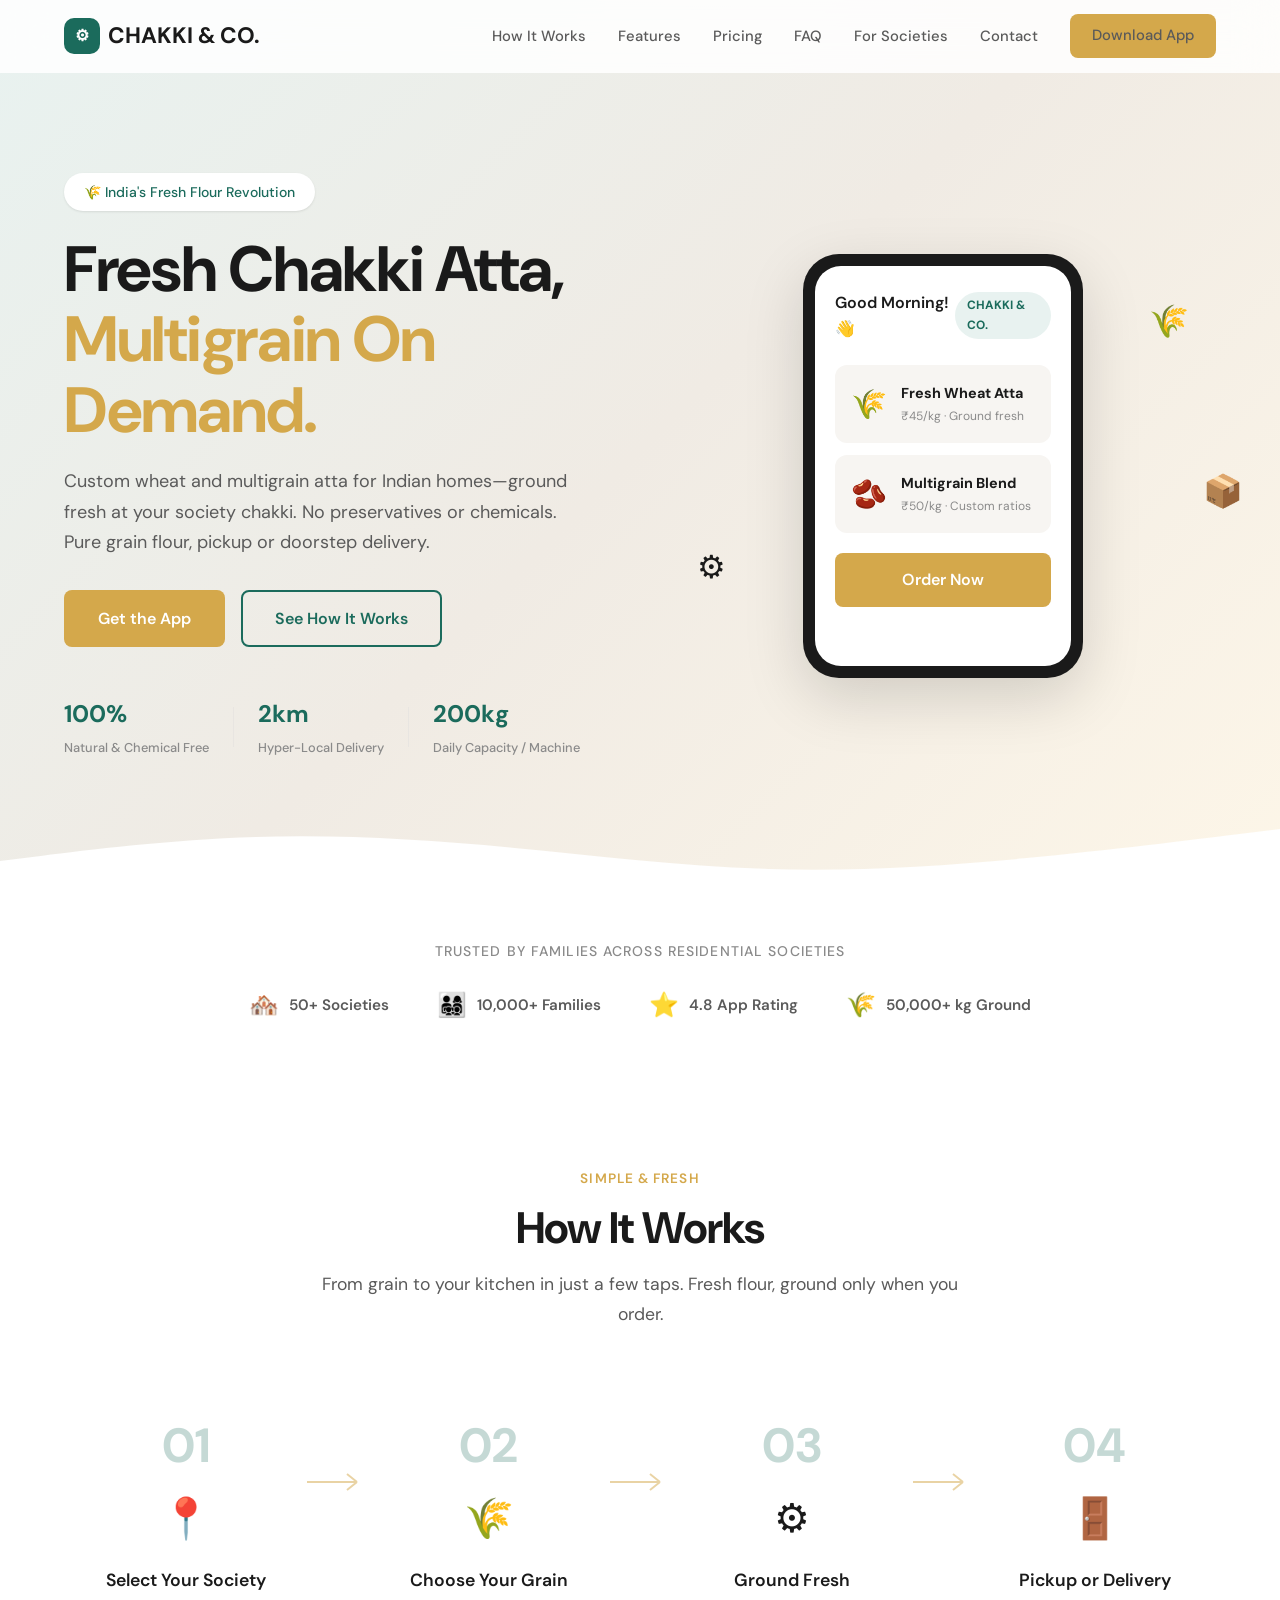
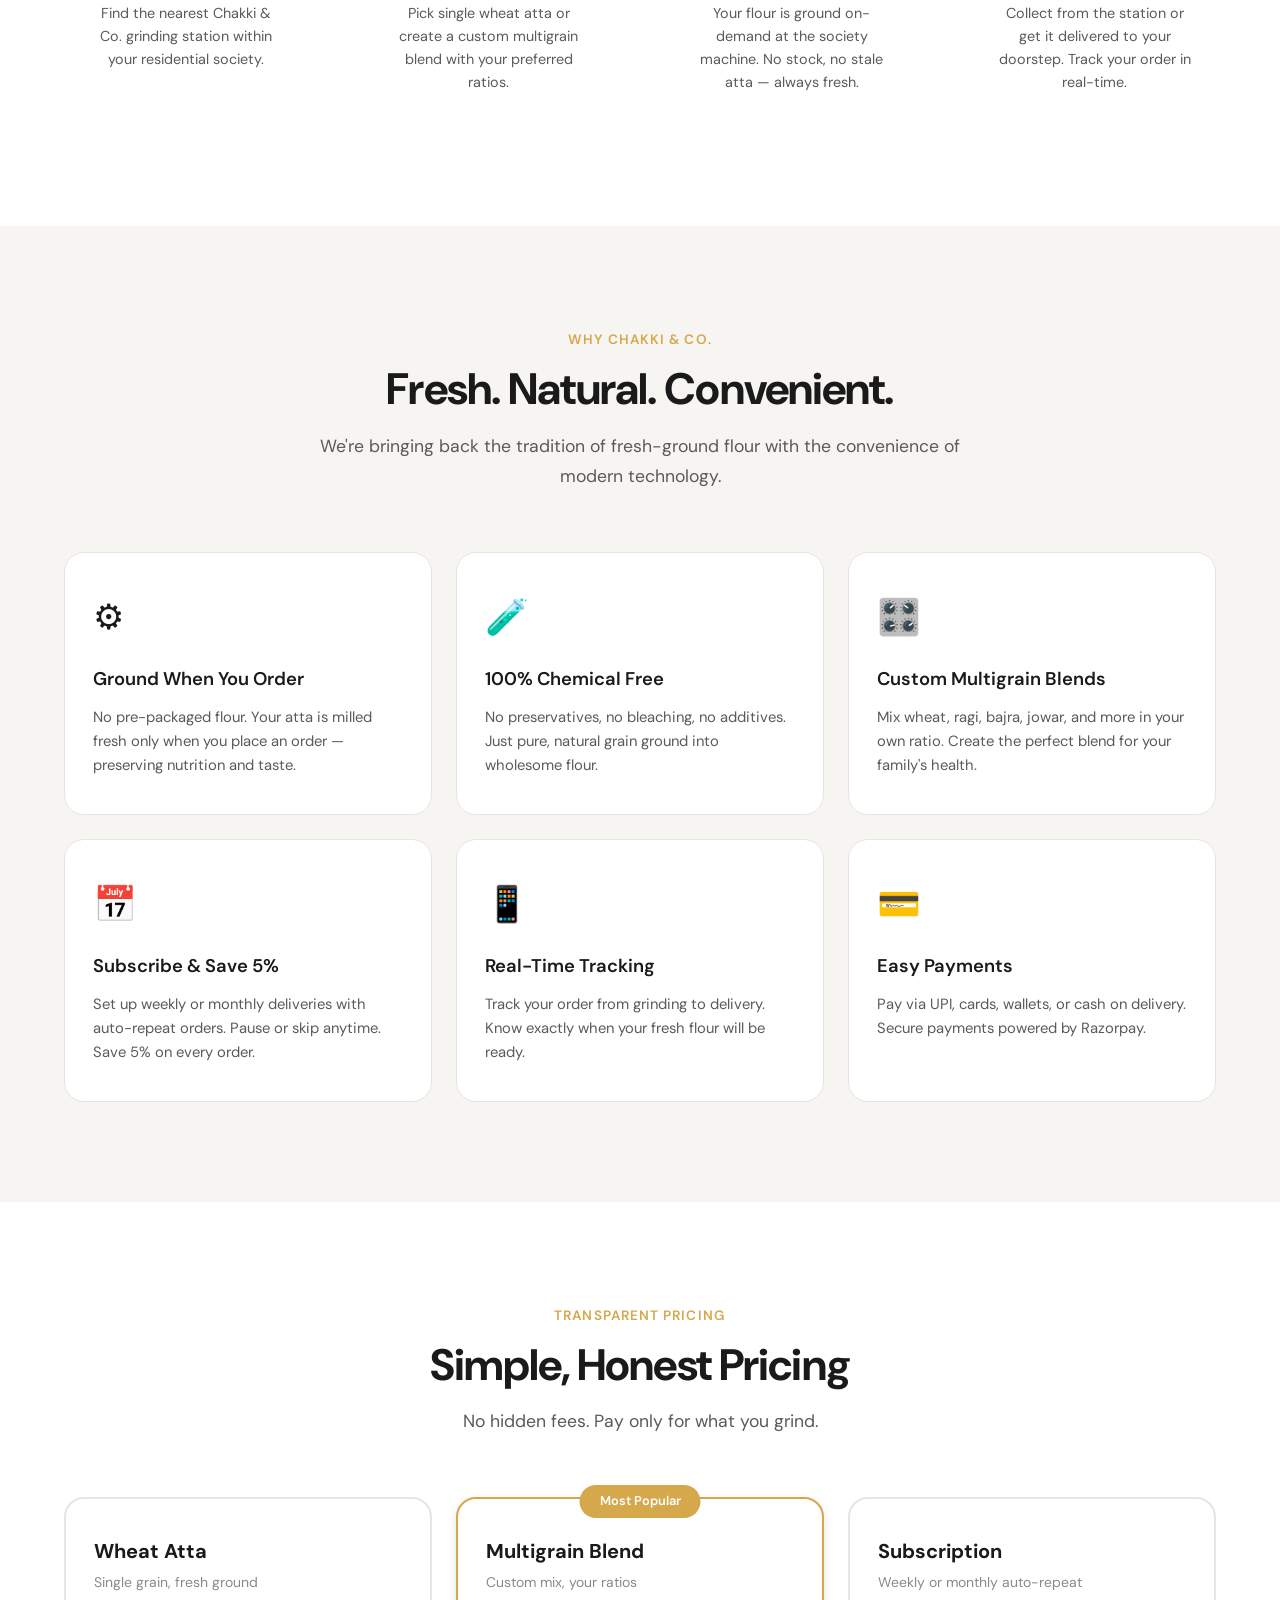
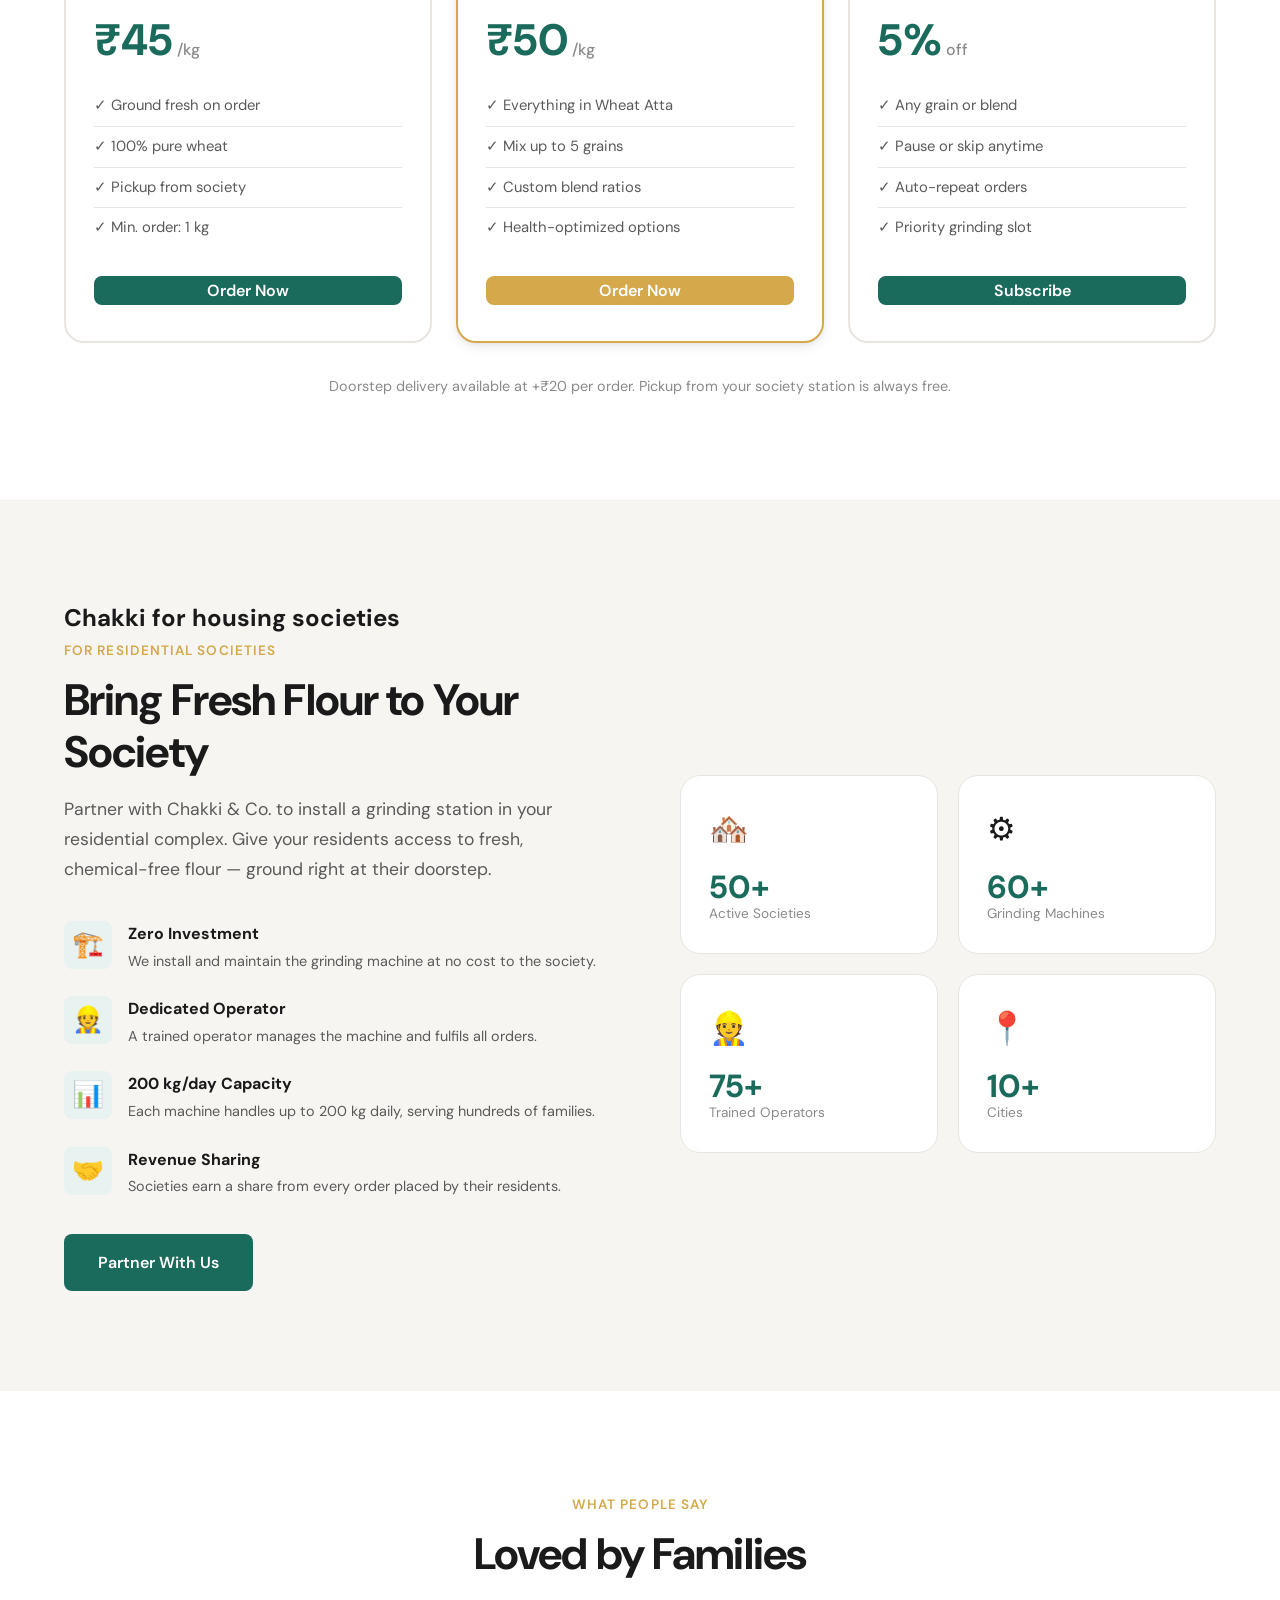
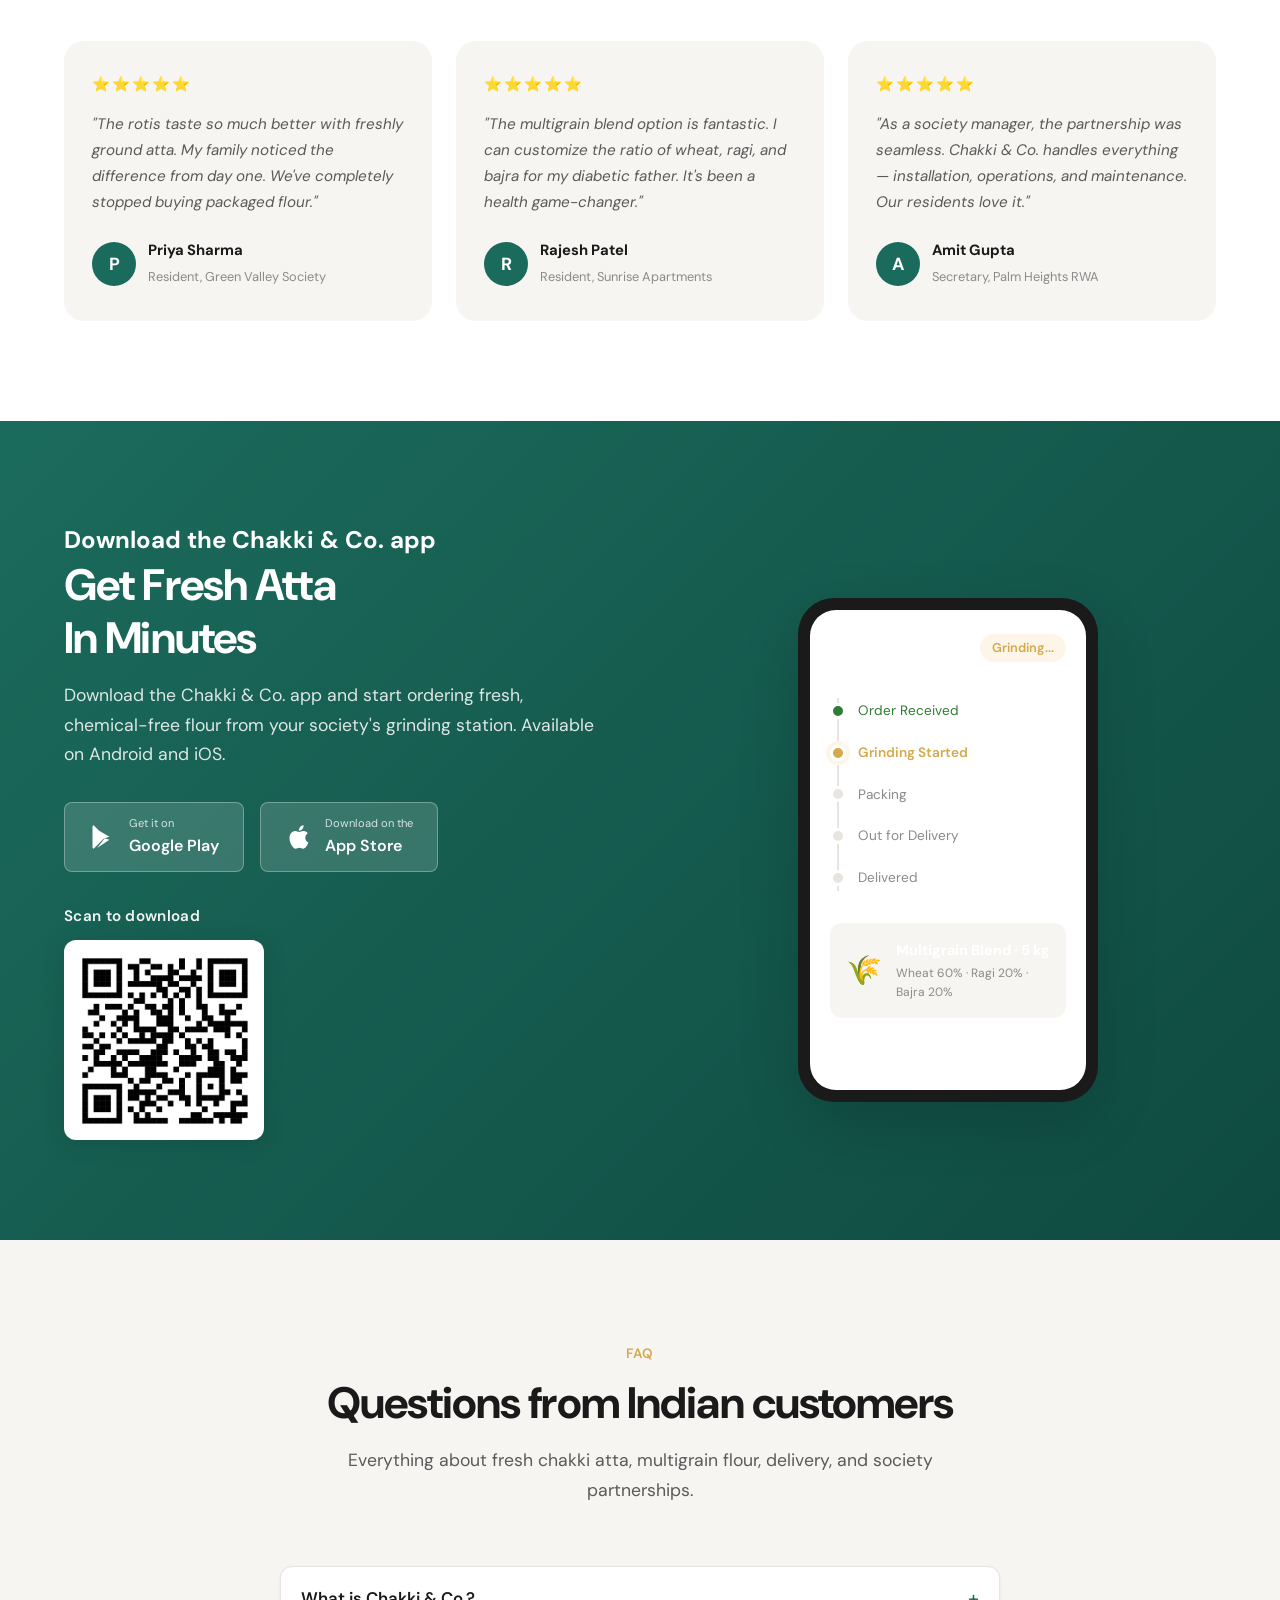
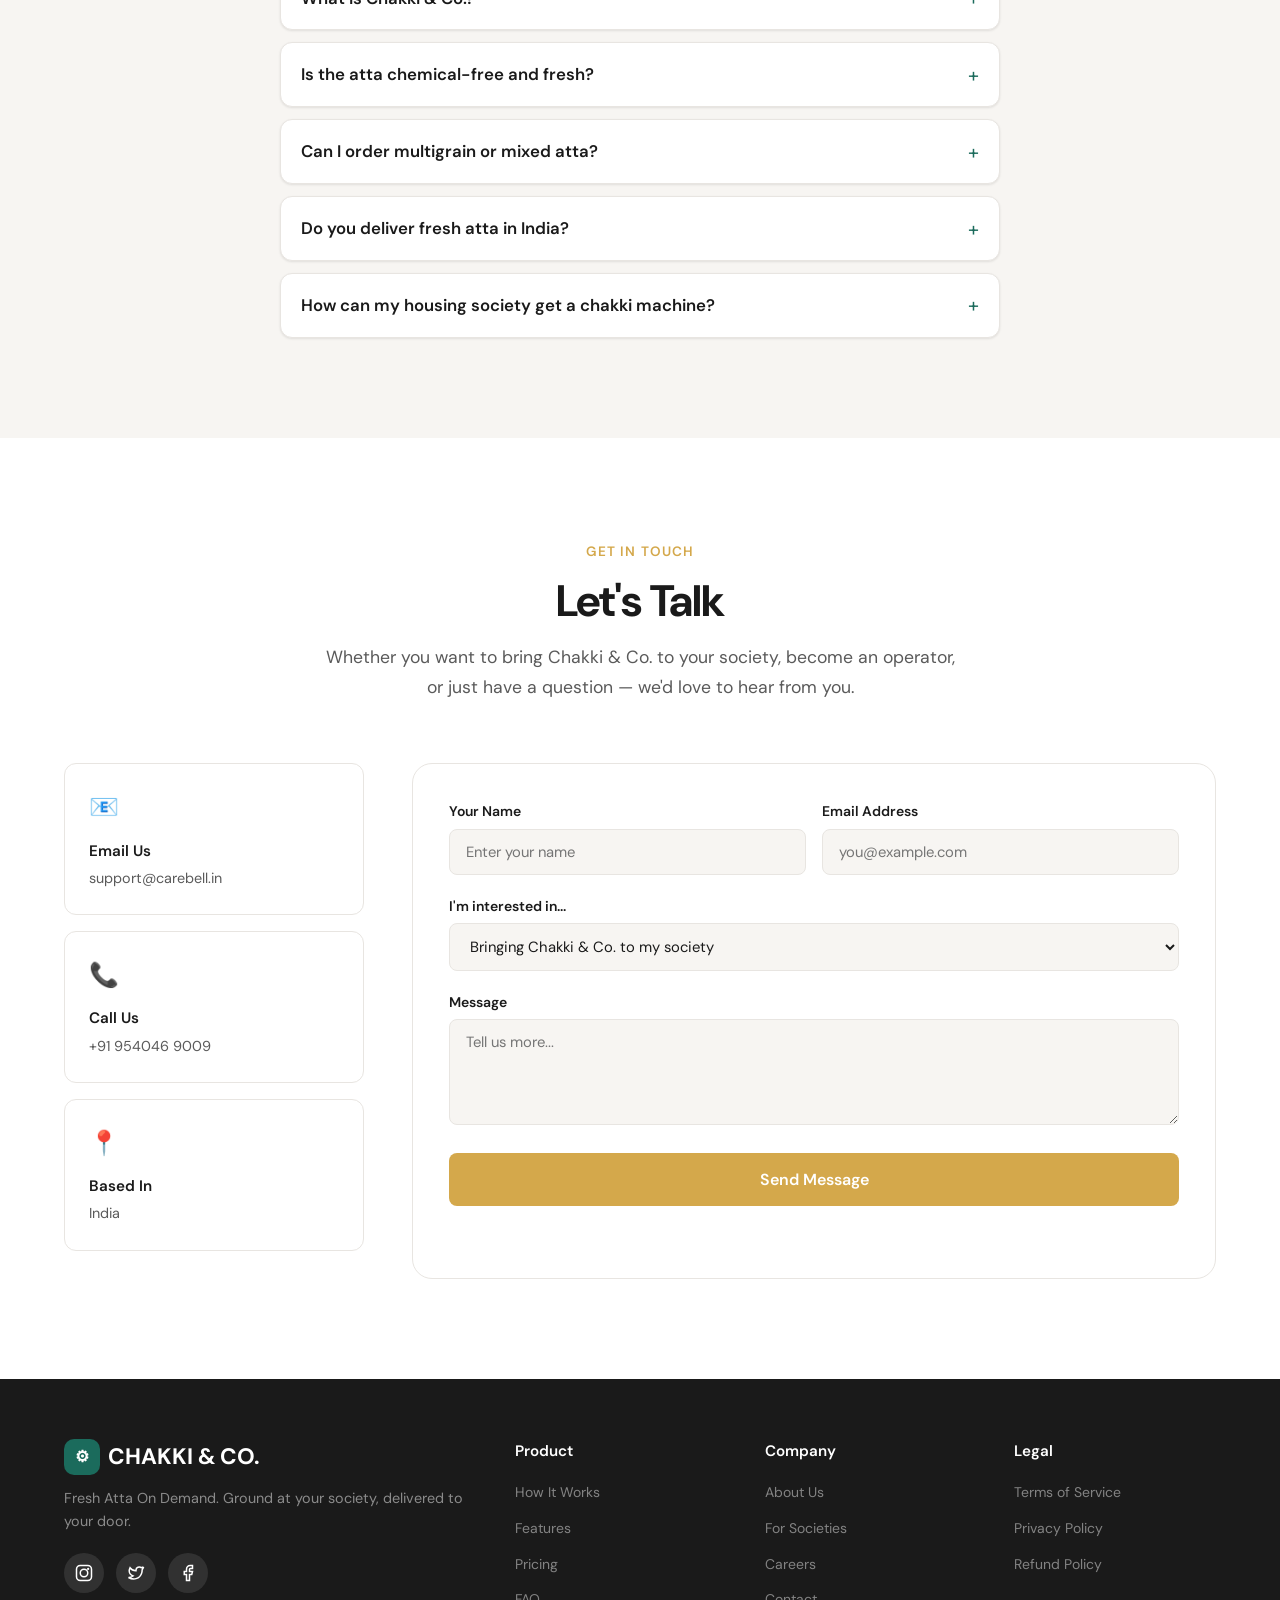
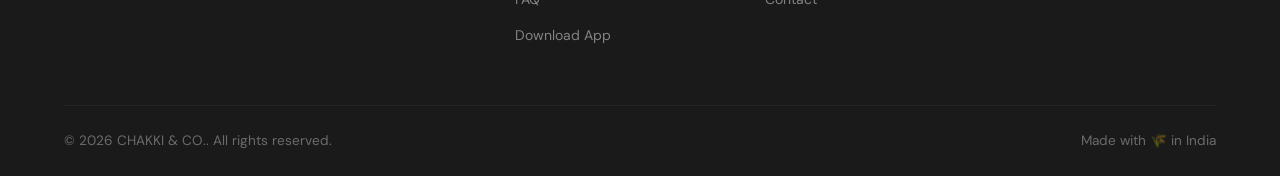
<file: index.html>
<!DOCTYPE html>
<html lang="en-IN">
<head>
  <meta charset="UTF-8" />
  <meta name="viewport" content="width=device-width, initial-scale=1.0" />

  <!-- Meta Pixel Code -->
  <script>
  !function(f,b,e,v,n,t,s)
  {if(f.fbq)return;n=f.fbq=function(){n.callMethod?
  n.callMethod.apply(n,arguments):n.queue.push(arguments)};
  if(!f._fbq)f._fbq=n;n.push=n;n.loaded=!0;n.version='2.0';
  n.queue=[];t=b.createElement(e);t.async=!0;
  t.src=v;s=b.getElementsByTagName(e)[0];
  s.parentNode.insertBefore(t,s)}(window, document,'script',
  'https://connect.facebook.net/en_US/fbevents.js');
  fbq('init', '916298431406703');
  fbq('track', 'PageView');
  </script>
  <!-- End Meta Pixel Code -->

  <!-- ================================================
       PRIMARY SEO TAGS
  ================================================ -->
  <title>Fresh Stone-Ground Chakki Atta Online | Order Today — Chakki &amp; Co.</title>

  <meta
    name="description"
    id="metaDesc"
    content="100% freshly milled whole wheat &amp; multigrain atta, ground per order from your society chakki. No preservatives, no maida. Traditional stone grinding. Free delivery above ₹499. Order now."
  />

  <meta
    name="keywords"
    content="fresh chakki atta, stone ground atta, multigrain atta online, society chakki, wheat atta home delivery India, chemical free atta, custom atta blend, freshly milled atta, chakki atta near me"
  />

  <meta name="robots" content="index, follow, max-snippet:-1, max-image-preview:large, max-video-preview:-1" />
  <meta name="googlebot" content="index, follow" />
  <meta name="author" content="Chakki &amp; Co." />
  <meta name="theme-color" content="#1B6B5C" />

  <link rel="canonical" href="https://chakki.co/" />

  <!-- ================================================
       OPEN GRAPH (Facebook / WhatsApp / LinkedIn)
  ================================================ -->
  <meta property="og:type" content="website" />
  <meta property="og:title" content="Fresh Stone-Ground Chakki Atta Online | Chakki &amp; Co." />
  <meta
    property="og:description"
    content="100% freshly milled whole wheat &amp; multigrain atta, ground per order. No preservatives. Traditional stone chakki. Free delivery above ₹499."
  />
  <meta property="og:url" content="https://chakki.co/" />
  <meta property="og:site_name" content="Chakki &amp; Co." />
  <meta property="og:locale" content="en_IN" />
  <meta property="og:image" content="https://chakki.co/og-image.jpg" />
  <meta property="og:image:width" content="1200" />
  <meta property="og:image:height" content="630" />
  <meta property="og:image:alt" content="Chakki &amp; Co. — Fresh stone-ground atta delivered to your door" />

  <!-- ================================================
       TWITTER / X CARD
  ================================================ -->
  <meta name="twitter:card" content="summary_large_image" />
  <meta name="twitter:title" content="Fresh Stone-Ground Chakki Atta Online | Chakki &amp; Co." />
  <meta
    name="twitter:description"
    content="100% freshly milled whole wheat &amp; multigrain atta, ground per order. No preservatives. Traditional stone chakki. Free delivery above ₹499."
  />
  <meta name="twitter:image" content="https://chakki.co/og-image.jpg" />
  <meta name="twitter:image:alt" content="Chakki &amp; Co. — Fresh stone-ground atta" />
  <meta name="twitter:site" content="@ChakkiCo" />

  <!-- ================================================
       STRUCTURED DATA — Organization
  ================================================ -->
  <script type="application/ld+json">
  {
    "@context": "https://schema.org",
    "@type": "Organization",
    "name": "Chakki & Co.",
    "url": "https://chakki.co/",
    "logo": "https://chakki.co/logo.png",
    "description": "Chakki & Co. provides 100% freshly stone-ground whole wheat and multigrain atta, milled per order and delivered across India.",
    "foundingLocation": {
      "@type": "Place",
      "addressCountry": "IN"
    },
    "contactPoint": {
      "@type": "ContactPoint",
      "contactType": "customer support",
      "availableLanguage": ["English", "Hindi"]
    },
    "sameAs": [
      "https://www.instagram.com/chakki.co",
      "https://www.facebook.com/ChakkiCo"
    ]
  }
  </script>

  <!-- ================================================
       STRUCTURED DATA — WebSite (Sitelinks Searchbox)
  ================================================ -->
  <script type="application/ld+json">
  {
    "@context": "https://schema.org",
    "@type": "WebSite",
    "name": "Chakki & Co.",
    "url": "https://chakki.co/",
    "potentialAction": {
      "@type": "SearchAction",
      "target": {
        "@type": "EntryPoint",
        "urlTemplate": "https://chakki.co/?q={search_term_string}"
      },
      "query-input": "required name=search_term_string"
    }
  }
  </script>

  <!-- ================================================
       STRUCTURED DATA — LocalBusiness
  ================================================ -->
  <script type="application/ld+json">
  {
    "@context": "https://schema.org",
    "@type": "LocalBusiness",
    "name": "Chakki & Co.",
    "image": "https://chakki.co/og-image.jpg",
    "url": "https://chakki.co/",
    "description": "Fresh stone-ground whole wheat and multigrain atta milled per order and delivered pan-India.",
    "priceRange": "₹₹",
    "servesCuisine": "Indian",
    "areaServed": {
      "@type": "Country",
      "name": "India"
    },
    "hasOfferCatalog": {
      "@type": "OfferCatalog",
      "name": "Fresh Atta Products",
      "itemListElement": [
        {
          "@type": "Offer",
          "itemOffered": {
            "@type": "Product",
            "name": "Whole Wheat Chakki Atta",
            "description": "100% freshly stone-ground whole wheat atta, milled per order with no preservatives or additives."
          }
        },
        {
          "@type": "Offer",
          "itemOffered": {
            "@type": "Product",
            "name": "Multigrain Atta",
            "description": "Stone-ground multigrain flour blend with whole wheat, ragi, barley, oats, and chana for higher fibre and protein."
          }
        },
        {
          "@type": "Offer",
          "itemOffered": {
            "@type": "Product",
            "name": "Custom Atta Blend",
            "description": "Create your own custom atta blend from premium whole grains, stone-ground fresh per order."
          }
        }
      ]
    }
  }
  </script>

  <!-- ================================================
       STRUCTURED DATA — FAQPage
       (Keep in sync with visible #faq section below)
  ================================================ -->
  <script type="application/ld+json">
  {
    "@context": "https://schema.org",
    "@type": "FAQPage",
    "mainEntity": [
      {
        "@type": "Question",
        "name": "What is chakki atta?",
        "acceptedAnswer": {
          "@type": "Answer",
          "text": "Chakki atta is whole wheat flour ground using traditional stone mills (chakkis), which preserves the bran, germ, and endosperm for maximum nutrition and flavour — unlike roller-milled packaged flour."
        }
      },
      {
        "@type": "Question",
        "name": "How is Chakki & Co. atta different from packaged atta?",
        "acceptedAnswer": {
          "@type": "Answer",
          "text": "We mill your atta fresh per order using emery stone grinding. There are no preservatives, no maida mixing, and no additives — just 100% whole wheat or your chosen grain blend, ground the same day it ships."
        }
      },
      {
        "@type": "Question",
        "name": "Do you offer home delivery across India?",
        "acceptedAnswer": {
          "@type": "Answer",
          "text": "Yes, Chakki & Co. delivers freshly milled atta pan-India with fast dispatch. Free delivery is available on orders above ₹499."
        }
      },
      {
        "@type": "Question",
        "name": "What is multigrain atta made of?",
        "acceptedAnswer": {
          "@type": "Answer",
          "text": "Our multigrain atta blend includes whole wheat, barley, ragi (finger millet), chana (chickpea flour), oats, and soya — providing higher fibre and protein than plain wheat atta."
        }
      },
      {
        "@type": "Question",
        "name": "Can I order a custom grain blend?",
        "acceptedAnswer": {
          "@type": "Answer",
          "text": "Yes! Chakki & Co. lets you customise your own atta blend from a range of whole grains. Your blend is then stone-ground fresh and delivered to your door."
        }
      }
    ]
  }
  </script>

  <!-- ================================================
       STRUCTURED DATA — BreadcrumbList
  ================================================ -->
  <script type="application/ld+json">
  {
    "@context": "https://schema.org",
    "@type": "BreadcrumbList",
    "itemListElement": [
      {
        "@type": "ListItem",
        "position": 1,
        "name": "Home",
        "item": "https://chakki.co/"
      }
    ]
  }
  </script>

  <!-- ================================================
       PERFORMANCE — Preconnect & Font
  ================================================ -->
  <link rel="preconnect" href="https://fonts.googleapis.com" />
  <link rel="preconnect" href="https://fonts.gstatic.com" crossorigin />
  <link
    id="fontLink"
    href="https://fonts.googleapis.com/css2?family=DM+Sans:ital,opsz,wght@0,9..40,300;0,9..40,400;0,9..40,500;0,9..40,600;0,9..40,700;1,9..40,400&display=swap"
    rel="stylesheet"
  />

  <link rel="stylesheet" href="styles.css" />
</head>

<body>
  <noscript><img height="1" width="1" style="display:none"
  src="https://www.facebook.com/tr?id=916298431406703&ev=PageView&noscript=1"
  alt="" /></noscript>

  <a class="skip-link" href="#main-content">Skip to main content</a>

  <!-- Navigation -->
  <nav class="navbar" id="navbar" aria-label="Primary navigation">
    <div class="container nav-container">
      <a href="/" class="nav-logo" id="navLogo" aria-label="Chakki &amp; Co. — home"></a>
      <button
        class="nav-toggle"
        id="navToggle"
        type="button"
        aria-expanded="false"
        aria-controls="navLinks"
        aria-label="Toggle navigation menu"
      >
        <span></span><span></span><span></span>
      </button>
      <ul class="nav-links" id="navLinks" role="list"></ul>
    </div>
  </nav>

  <main id="main-content">

    <!-- ============================================================
         HERO
         Static H1 is indexed by crawlers; script.js can enhance it.
    ============================================================ -->
    <header class="hero" id="hero">
      <div class="container hero-container">
        <div class="hero-content">
          <p class="hero-badge" id="heroBadge">Fresh. Stone-ground. Delivered.</p>

          <h1 class="hero-title" id="heroTitle">
            Freshly Ground Chakki Atta — Delivered to Your Door
          </h1>

          <p class="hero-subtitle" id="heroSubtitle">
            100% whole wheat &amp; multigrain atta, stone-ground per order.
            No preservatives. No maida. Straight from the chakki to your kitchen.
          </p>

          <div class="hero-actions" id="heroActions"></div>
          <div class="hero-stats" id="heroStats"></div>
        </div>

        <div class="hero-visual">
          <div class="hero-phone">
            <div
              class="phone-mockup"
              role="img"
              aria-label="App preview showing fresh chakki atta and multigrain orders"
            >
              <div class="phone-screen" id="heroPhone"></div>
            </div>
          </div>
          <div id="heroFloats" aria-hidden="true"></div>
        </div>
      </div>

      <div class="hero-wave" aria-hidden="true">
        <svg viewBox="0 0 1440 120" fill="none" xmlns="http://www.w3.org/2000/svg" preserveAspectRatio="none">
          <path d="M0 60L48 52C96 44 192 28 288 24C384 20 480 28 576 40C672 52 768 68 864 72C960 76 1056 68 1152 56C1248 44 1344 28 1392 20L1440 12V120H0V60Z" fill="#ffffff"/>
        </svg>
      </div>
    </header>

    <!-- Social Proof -->
    <section class="social-proof" aria-label="Trust and scale indicators">
      <div class="container">
        <p class="social-proof-text" id="proofHeadline">
          Trusted by thousands of families across India
        </p>
        <div class="proof-items" id="proofItems"></div>
      </div>
    </section>

    <!-- How It Works -->
    <section class="section" id="how-it-works" aria-labelledby="hiw-heading">
      <div class="container">
        <div class="section-header" id="hiwHeader">
          <h2 id="hiw-heading">How it works</h2>
          <p>Getting fresh stone-ground atta has never been easier</p>
        </div>
        <div class="steps-grid" id="stepsGrid"></div>
      </div>
    </section>

    <!-- Features / Why Chakki Atta -->
    <section class="section section-alt" id="features" aria-labelledby="features-heading">
      <div class="container">
        <div class="section-header" id="featuresHeader">
          <h2 id="features-heading">Why stone-ground chakki atta?</h2>
          <p>Traditional stone grinding preserves nutrients that roller milling destroys</p>
        </div>
        <div class="features-grid" id="featuresGrid"></div>
      </div>
    </section>

    <!-- Products / Pricing -->
    <section class="section" id="pricing" aria-labelledby="pricing-heading">
      <div class="container">
        <div class="section-header" id="pricingHeader">
          <h2 id="pricing-heading">Our fresh atta range</h2>
          <p>Whole wheat, multigrain, and custom blends — all stone-ground fresh per order</p>
        </div>
        <div class="pricing-grid" id="pricingGrid"></div>
        <div class="pricing-note" id="pricingNote"></div>
      </div>
    </section>

    <!-- For Societies -->
    <section class="section section-alt" id="societies" aria-labelledby="societies-heading">
      <div class="container">
        <h2 id="societies-heading" class="visually-hidden">Chakki for housing societies</h2>
        <div class="societies-layout" id="societiesLayout"></div>
      </div>
    </section>

    <!-- Testimonials -->
    <section class="section" id="testimonials" aria-labelledby="testimonials-heading">
      <div class="container">
        <div class="section-header" id="testimonialsHeader">
          <h2 id="testimonials-heading">What our customers say</h2>
          <p>Real families sharing their experience with fresh chakki atta</p>
        </div>
        <div class="testimonials-grid" id="testimonialsGrid"></div>
      </div>
    </section>

    <!-- Download App -->
    <section class="section section-download" id="download" aria-labelledby="download-heading">
      <div class="container">
        <h2 id="download-heading" class="visually-hidden">Download the Chakki &amp; Co. app</h2>
        <div class="download-layout" id="downloadLayout"></div>
      </div>
    </section>

    <!-- ============================================================
         FAQ — Visible text must match FAQPage JSON-LD above exactly
    ============================================================ -->
    <section class="section section-alt" id="faq" aria-labelledby="faq-heading">
      <div class="container">
        <div class="section-header" id="faqHeader">
          <h2 id="faq-heading">Frequently asked questions</h2>
          <p>Everything you need to know about fresh chakki atta</p>
        </div>

        <!-- Static FAQ visible to crawlers; script.js may enhance with accordion -->
        <div class="faq-list" id="faqList">
          <div class="faq-item" itemscope itemprop="mainEntity" itemtype="https://schema.org/Question">
            <h3 itemprop="name">What is chakki atta?</h3>
            <div itemscope itemprop="acceptedAnswer" itemtype="https://schema.org/Answer">
              <p itemprop="text">
                Chakki atta is whole wheat flour ground using traditional stone mills (chakkis),
                which preserves the bran, germ, and endosperm for maximum nutrition and flavour —
                unlike roller-milled packaged flour.
              </p>
            </div>
          </div>

          <div class="faq-item" itemscope itemprop="mainEntity" itemtype="https://schema.org/Question">
            <h3 itemprop="name">How is Chakki &amp; Co. atta different from packaged atta?</h3>
            <div itemscope itemprop="acceptedAnswer" itemtype="https://schema.org/Answer">
              <p itemprop="text">
                We mill your atta fresh per order using emery stone grinding. There are no
                preservatives, no maida mixing, and no additives — just 100% whole wheat or your
                chosen grain blend, ground the same day it ships.
              </p>
            </div>
          </div>

          <div class="faq-item" itemscope itemprop="mainEntity" itemtype="https://schema.org/Question">
            <h3 itemprop="name">Do you offer home delivery across India?</h3>
            <div itemscope itemprop="acceptedAnswer" itemtype="https://schema.org/Answer">
              <p itemprop="text">
                Yes, Chakki &amp; Co. delivers freshly milled atta pan-India with fast dispatch.
                Free delivery is available on orders above ₹499.
              </p>
            </div>
          </div>

          <div class="faq-item" itemscope itemprop="mainEntity" itemtype="https://schema.org/Question">
            <h3 itemprop="name">What is multigrain atta made of?</h3>
            <div itemscope itemprop="acceptedAnswer" itemtype="https://schema.org/Answer">
              <p itemprop="text">
                Our multigrain atta blend includes whole wheat, barley, ragi (finger millet),
                chana (chickpea flour), oats, and soya — providing higher fibre and protein than
                plain wheat atta.
              </p>
            </div>
          </div>

          <div class="faq-item" itemscope itemprop="mainEntity" itemtype="https://schema.org/Question">
            <h3 itemprop="name">Can I order a custom grain blend?</h3>
            <div itemscope itemprop="acceptedAnswer" itemtype="https://schema.org/Answer">
              <p itemprop="text">
                Yes! Chakki &amp; Co. lets you customise your own atta blend from a range of whole
                grains. Your blend is then stone-ground fresh and delivered to your door.
              </p>
            </div>
          </div>
        </div>
      </div>
    </section>

    <!-- Contact -->
    <section class="section" id="contact" aria-labelledby="contact-heading">
      <div class="container">
        <div class="section-header" id="contactHeader">
          <h2 id="contact-heading">Get in touch</h2>
          <p>Questions about your order or our fresh atta? We're here to help.</p>
        </div>
        <div class="contact-layout" id="contactLayout"></div>
      </div>
    </section>

  </main>

  <!-- Footer -->
  <footer class="footer" id="footer" aria-label="Site footer">
    <!--
      ACTION REQUIRED: Add your physical address, phone, and city coverage here.
      This feeds Local SEO signals. Example:
      <address>
        Chakki & Co., [Your Address], [City], India — [Phone Number]
        Delivering fresh chakki atta across Delhi NCR, Mumbai, Bangalore, Hyderabad and more.
      </address>
    -->
  </footer>

  <script defer src="config.js"></script>
  <script defer src="script.js"></script>
</body>
</html>
</file>
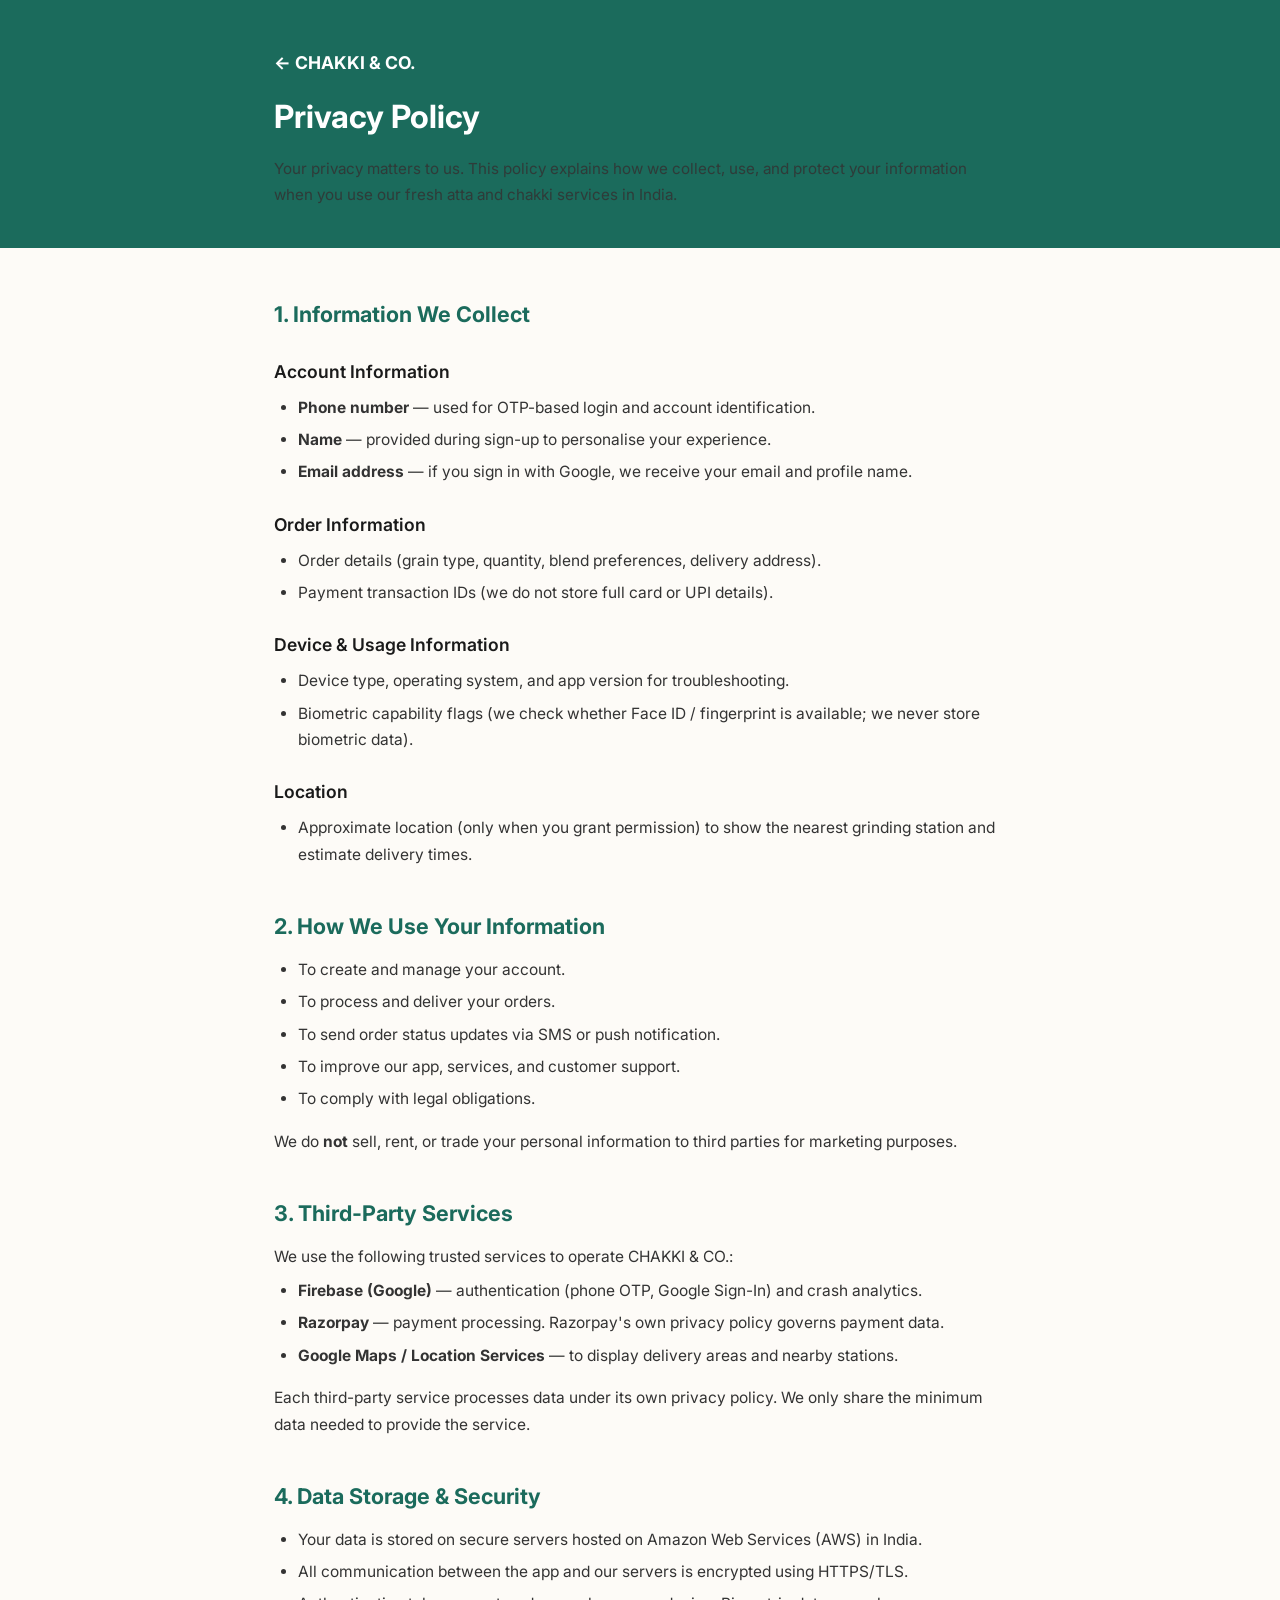
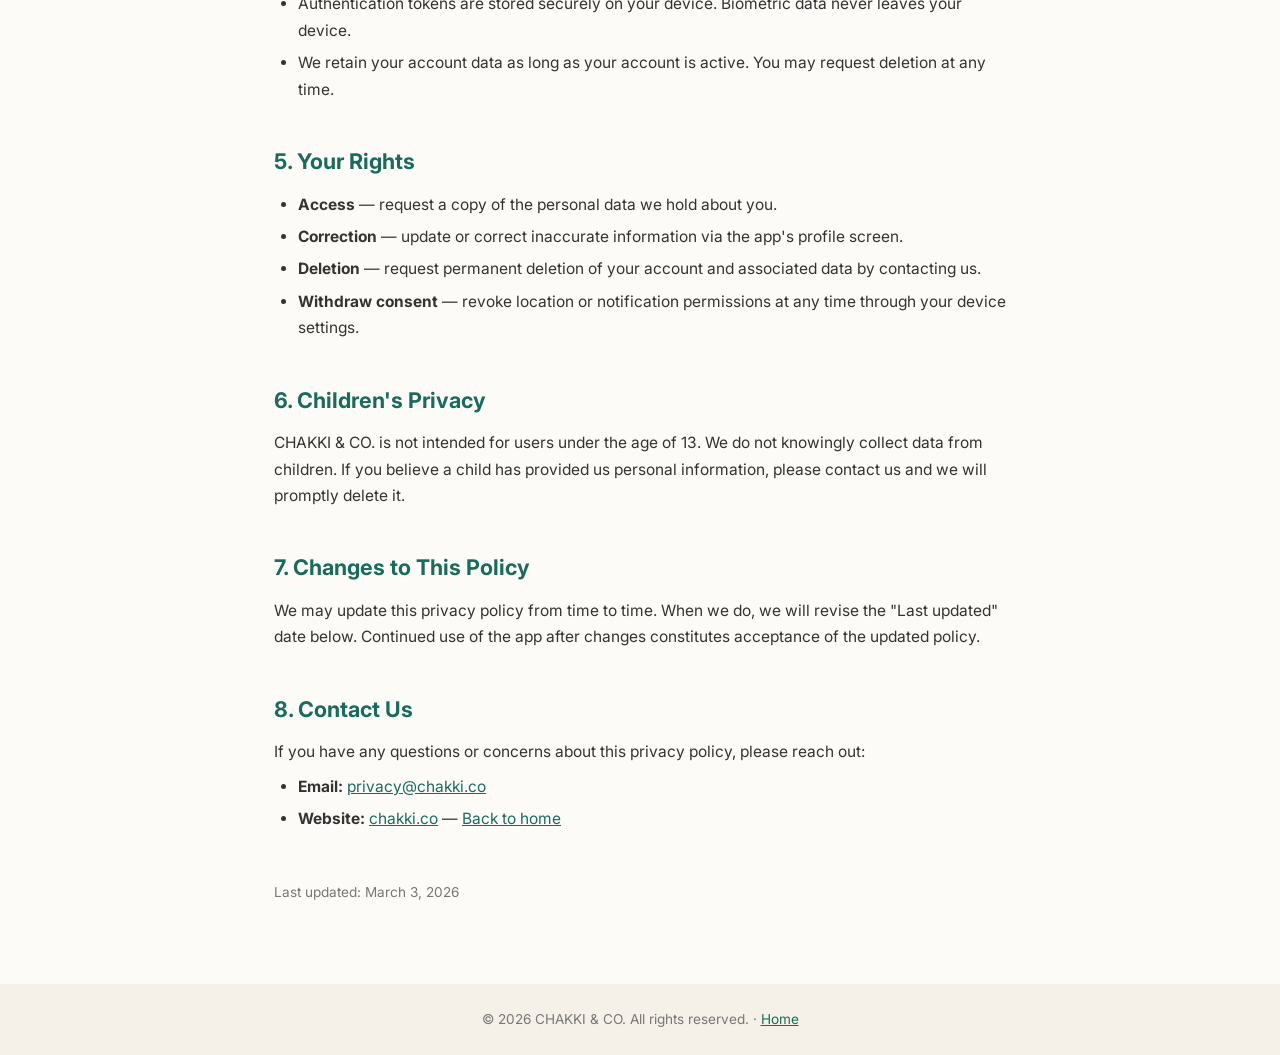
<file: privacy.html>
<!DOCTYPE html>
<html lang="en-IN">
<head>
  <meta charset="UTF-8" />
  <meta name="viewport" content="width=device-width, initial-scale=1.0" />

  <!-- Meta Pixel Code -->
  <script>
  !function(f,b,e,v,n,t,s)
  {if(f.fbq)return;n=f.fbq=function(){n.callMethod?
  n.callMethod.apply(n,arguments):n.queue.push(arguments)};
  if(!f._fbq)f._fbq=n;n.push=n;n.loaded=!0;n.version='2.0';
  n.queue=[];t=b.createElement(e);t.async=!0;
  t.src=v;s=b.getElementsByTagName(e)[0];
  s.parentNode.insertBefore(t,s)}(window, document,'script',
  'https://connect.facebook.net/en_US/fbevents.js');
  fbq('init', '916298431406703');
  fbq('track', 'PageView');
  </script>
  <!-- End Meta Pixel Code -->

  <title>Privacy Policy | CHAKKI &amp; CO. — Fresh Atta &amp; Chakki</title>
  <meta
    name="description"
    content="How CHAKKI &amp; CO. collects, uses, and protects your data when you order fresh atta and multigrain flour in India. Read our privacy policy for the app and website."
  />
  <link rel="canonical" href="https://chakki.co/privacy.html" />
  <meta property="og:type" content="website" />
  <meta property="og:title" content="Privacy Policy | CHAKKI &amp; CO. — Fresh Atta &amp; Chakki" />
  <meta
    property="og:description"
    content="How CHAKKI &amp; CO. collects, uses, and protects your data when you order fresh atta and multigrain flour in India. Read our privacy policy for the app and website."
  />
  <meta property="og:url" content="https://chakki.co/privacy.html" />
  <meta property="og:site_name" content="CHAKKI &amp; CO." />
  <meta property="og:locale" content="en_IN" />
  <meta name="twitter:card" content="summary" />
  <meta name="twitter:title" content="Privacy Policy | CHAKKI &amp; CO. — Fresh Atta &amp; Chakki" />
  <meta
    name="twitter:description"
    content="How CHAKKI &amp; CO. collects, uses, and protects your data when you order fresh atta and multigrain flour in India."
  />
  <meta name="theme-color" content="#1B6B5C" />
  <link rel="preconnect" href="https://fonts.googleapis.com" />
  <link rel="preconnect" href="https://fonts.gstatic.com" crossorigin />
  <link href="https://fonts.googleapis.com/css2?family=Inter:wght@400;500;600;700&display=swap" rel="stylesheet" />
  <style>
    *, *::before, *::after { box-sizing: border-box; margin: 0; padding: 0; }
    body { font-family: 'Inter', system-ui, sans-serif; color: #1a1a1a; background: #fdfbf7; line-height: 1.7; }
    .container { max-width: 780px; margin: 0 auto; padding: 0 24px; }
    header { background: #1b6b5c; color: #fff; padding: 48px 0 40px; }
    header .container { display: flex; flex-direction: column; gap: 12px; }
    header h1 { font-size: 2rem; font-weight: 700; }
    header p { opacity: 0.85; font-size: 0.95rem; }
    header a { color: #fff; text-decoration: underline; }
    main { padding: 48px 0 80px; }
    h2 { font-size: 1.35rem; font-weight: 700; color: #1b6b5c; margin: 40px 0 12px; }
    h2:first-child { margin-top: 0; }
    h3 { font-size: 1.1rem; font-weight: 600; margin: 24px 0 8px; }
    p, li { font-size: 0.97rem; color: #333; }
    ul { padding-left: 24px; margin: 8px 0 16px; }
    li { margin-bottom: 6px; }
    a { color: #1b6b5c; }
    .updated { font-size: 0.85rem; color: #777; margin-top: 48px; }
    footer { background: #f5f0e8; padding: 24px 0; text-align: center; font-size: 0.85rem; color: #777; }
  </style>
  <script type="application/ld+json">
  {
    "@context": "https://schema.org",
    "@type": "WebPage",
    "name": "Privacy Policy | CHAKKI & CO.",
    "description": "How CHAKKI & CO. collects, uses, and protects your data when you order fresh atta and multigrain flour in India.",
    "url": "https://chakki.co/privacy.html",
    "isPartOf": {
      "@type": "WebSite",
      "name": "CHAKKI & CO.",
      "url": "https://chakki.co/"
    }
  }
  </script>
  <script type="application/ld+json">
  {
    "@context": "https://schema.org",
    "@type": "BreadcrumbList",
    "itemListElement": [
      {
        "@type": "ListItem",
        "position": 1,
        "name": "Home",
        "item": "https://chakki.co/"
      },
      {
        "@type": "ListItem",
        "position": 2,
        "name": "Privacy Policy",
        "item": "https://chakki.co/privacy.html"
      }
    ]
  }
  </script>
</head>
<body>
  <noscript><img height="1" width="1" style="display:none"
  src="https://www.facebook.com/tr?id=916298431406703&ev=PageView&noscript=1"
  alt="" /></noscript>

  <header>
    <div class="container">
      <a href="/" style="text-decoration:none;color:#fff;font-weight:700;font-size:1.1rem;">← CHAKKI &amp; CO.</a>
      <h1>Privacy Policy</h1>
      <p>Your privacy matters to us. This policy explains how we collect, use, and protect your information when you use our fresh atta and chakki services in India.</p>
    </div>
  </header>

  <main id="main-content">
    <div class="container">

      <h2>1. Information We Collect</h2>

      <h3>Account Information</h3>
      <ul>
        <li><strong>Phone number</strong> — used for OTP-based login and account identification.</li>
        <li><strong>Name</strong> — provided during sign-up to personalise your experience.</li>
        <li><strong>Email address</strong> — if you sign in with Google, we receive your email and profile name.</li>
      </ul>

      <h3>Order Information</h3>
      <ul>
        <li>Order details (grain type, quantity, blend preferences, delivery address).</li>
        <li>Payment transaction IDs (we do not store full card or UPI details).</li>
      </ul>

      <h3>Device &amp; Usage Information</h3>
      <ul>
        <li>Device type, operating system, and app version for troubleshooting.</li>
        <li>Biometric capability flags (we check whether Face ID / fingerprint is available; we never store biometric data).</li>
      </ul>

      <h3>Location</h3>
      <ul>
        <li>Approximate location (only when you grant permission) to show the nearest grinding station and estimate delivery times.</li>
      </ul>

      <h2>2. How We Use Your Information</h2>
      <ul>
        <li>To create and manage your account.</li>
        <li>To process and deliver your orders.</li>
        <li>To send order status updates via SMS or push notification.</li>
        <li>To improve our app, services, and customer support.</li>
        <li>To comply with legal obligations.</li>
      </ul>
      <p>We do <strong>not</strong> sell, rent, or trade your personal information to third parties for marketing purposes.</p>

      <h2>3. Third-Party Services</h2>
      <p>We use the following trusted services to operate CHAKKI &amp; CO.:</p>
      <ul>
        <li><strong>Firebase (Google)</strong> — authentication (phone OTP, Google Sign-In) and crash analytics.</li>
        <li><strong>Razorpay</strong> — payment processing. Razorpay's own privacy policy governs payment data.</li>
        <li><strong>Google Maps / Location Services</strong> — to display delivery areas and nearby stations.</li>
      </ul>
      <p>Each third-party service processes data under its own privacy policy. We only share the minimum data needed to provide the service.</p>

      <h2>4. Data Storage &amp; Security</h2>
      <ul>
        <li>Your data is stored on secure servers hosted on Amazon Web Services (AWS) in India.</li>
        <li>All communication between the app and our servers is encrypted using HTTPS/TLS.</li>
        <li>Authentication tokens are stored securely on your device. Biometric data never leaves your device.</li>
        <li>We retain your account data as long as your account is active. You may request deletion at any time.</li>
      </ul>

      <h2>5. Your Rights</h2>
      <ul>
        <li><strong>Access</strong> — request a copy of the personal data we hold about you.</li>
        <li><strong>Correction</strong> — update or correct inaccurate information via the app's profile screen.</li>
        <li><strong>Deletion</strong> — request permanent deletion of your account and associated data by contacting us.</li>
        <li><strong>Withdraw consent</strong> — revoke location or notification permissions at any time through your device settings.</li>
      </ul>

      <h2>6. Children's Privacy</h2>
      <p>CHAKKI &amp; CO. is not intended for users under the age of 13. We do not knowingly collect data from children. If you believe a child has provided us personal information, please contact us and we will promptly delete it.</p>

      <h2>7. Changes to This Policy</h2>
      <p>We may update this privacy policy from time to time. When we do, we will revise the "Last updated" date below. Continued use of the app after changes constitutes acceptance of the updated policy.</p>

      <h2>8. Contact Us</h2>
      <p>If you have any questions or concerns about this privacy policy, please reach out:</p>
      <ul>
        <li><strong>Email:</strong> <a href="mailto:privacy@chakki.co">privacy@chakki.co</a></li>
        <li><strong>Website:</strong> <a href="https://chakki.co/">chakki.co</a> — <a href="/">Back to home</a></li>
      </ul>

      <p class="updated">Last updated: March 3, 2026</p>
    </div>
  </main>

  <footer>
    <div class="container">
      &copy; 2026 CHAKKI &amp; CO. All rights reserved. · <a href="/">Home</a>
    </div>
  </footer>
</body>
</html>
</file>
<file: styles.css>
/* ===== DESIGN TOKENS ===== */
:root {
  --primary: #1B6B5C;
  --primary-dark: #0F4A40;
  --primary-light: #E8F2F0;
  --accent: #D4A84B;
  --accent-dark: #B8923A;
  --accent-light: #FDF6E8;
  --surface: #F7F5F2;
  --surface-white: #FFFFFF;
  --text: #1A1A1A;
  --text-secondary: #5A5A5A;
  --text-muted: #8A8A8A;
  --border: #E8E5E1;
  --success: #2E7D32;
  --error: #C5392B;
  --shadow-sm: 0 1px 3px rgba(0,0,0,0.06), 0 1px 2px rgba(0,0,0,0.04);
  --shadow-md: 0 4px 12px rgba(0,0,0,0.08), 0 2px 4px rgba(0,0,0,0.04);
  --shadow-lg: 0 12px 40px rgba(0,0,0,0.12), 0 4px 12px rgba(0,0,0,0.06);
  --shadow-xl: 0 20px 60px rgba(0,0,0,0.15);
  --radius-sm: 8px;
  --radius-md: 12px;
  --radius-lg: 20px;
  --radius-xl: 28px;
  --font: 'DM Sans', -apple-system, BlinkMacSystemFont, 'Segoe UI', sans-serif;
  --transition: 0.3s cubic-bezier(0.4, 0, 0.2, 1);
}

/* ===== RESET & BASE ===== */
*, *::before, *::after {
  margin: 0;
  padding: 0;
  box-sizing: border-box;
}

html {
  scroll-behavior: smooth;
  scroll-padding-top: 80px;
}

body {
  font-family: var(--font);
  color: var(--text);
  background: var(--surface-white);
  line-height: 1.6;
  -webkit-font-smoothing: antialiased;
  overflow-x: hidden;
}

.skip-link {
  position: absolute;
  left: -9999px;
  top: 0;
  z-index: 10000;
  padding: 12px 20px;
  background: var(--primary);
  color: var(--surface-white);
  font-weight: 600;
  border-radius: 0 0 var(--radius-sm) var(--radius-sm);
}
.skip-link:focus {
  left: 12px;
  outline: 2px solid var(--accent);
  outline-offset: 2px;
}

img { max-width: 100%; display: block; }
a { text-decoration: none; color: inherit; }
ul { list-style: none; }

.container {
  max-width: 1200px;
  margin: 0 auto;
  padding: 0 24px;
}

/* ===== NAVBAR ===== */
.navbar {
  position: fixed;
  top: 0;
  left: 0;
  right: 0;
  z-index: 1000;
  background: rgba(255,255,255,0.85);
  backdrop-filter: blur(20px);
  -webkit-backdrop-filter: blur(20px);
  border-bottom: 1px solid transparent;
  transition: var(--transition);
}

.navbar.scrolled {
  background: rgba(255,255,255,0.95);
  border-bottom-color: var(--border);
  box-shadow: var(--shadow-sm);
}

.nav-container {
  display: flex;
  align-items: center;
  justify-content: space-between;
  height: 72px;
}

.nav-logo {
  display: flex;
  align-items: center;
  gap: 8px;
  font-size: 1.4rem;
  font-weight: 700;
}

.logo-icon {
  display: flex;
  align-items: center;
  justify-content: center;
  width: 36px;
  height: 36px;
  background: var(--primary);
  color: white;
  border-radius: 10px;
  font-size: 1rem;
}

.logo-accent { color: var(--primary); }

.nav-links {
  display: flex;
  align-items: center;
  gap: 32px;
}

.nav-links a {
  font-size: 0.925rem;
  font-weight: 500;
  color: var(--text-secondary);
  transition: var(--transition);
  position: relative;
}

.nav-links a:hover { color: var(--primary); }

.nav-links a:not(.btn)::after {
  content: '';
  position: absolute;
  bottom: -4px;
  left: 0;
  width: 0;
  height: 2px;
  background: var(--primary);
  transition: var(--transition);
}

.nav-links a:not(.btn):hover::after { width: 100%; }

.nav-toggle {
  display: none;
  flex-direction: column;
  gap: 5px;
  background: none;
  border: none;
  cursor: pointer;
  padding: 4px;
}

.nav-toggle span {
  width: 24px;
  height: 2px;
  background: var(--text);
  border-radius: 2px;
  transition: var(--transition);
}

/* ===== BUTTONS ===== */
.btn {
  display: inline-flex;
  align-items: center;
  justify-content: center;
  gap: 8px;
  font-family: var(--font);
  font-weight: 600;
  border-radius: var(--radius-sm);
  border: 2px solid transparent;
  cursor: pointer;
  transition: var(--transition);
  white-space: nowrap;
}

.btn-sm { padding: 8px 20px; font-size: 0.875rem; }
.btn-md { padding: 12px 28px; font-size: 0.925rem; }
.btn-lg { padding: 14px 32px; font-size: 1rem; }
.btn-block { width: 100%; }

.btn-primary {
  background: var(--primary);
  color: white;
}
.btn-primary:hover {
  background: var(--primary-dark);
  transform: translateY(-1px);
  box-shadow: var(--shadow-md);
}

.btn-accent {
  background: var(--accent);
  color: white;
}
.btn-accent:hover {
  background: var(--accent-dark);
  transform: translateY(-1px);
  box-shadow: var(--shadow-md);
}

.btn-outline {
  background: transparent;
  color: var(--primary);
  border-color: var(--primary);
}
.btn-outline:hover {
  background: var(--primary);
  color: white;
  transform: translateY(-1px);
}

/* ===== HERO ===== */
.hero {
  position: relative;
  min-height: 100vh;
  display: flex;
  align-items: center;
  background: linear-gradient(135deg, var(--primary-light) 0%, #f0ebe4 50%, var(--accent-light) 100%);
  padding-top: 72px;
  overflow: hidden;
}

.hero-container {
  display: grid;
  grid-template-columns: 1fr 1fr;
  gap: 60px;
  align-items: center;
  padding-top: 40px;
  padding-bottom: 80px;
}

.hero-badge {
  display: inline-block;
  background: white;
  padding: 8px 20px;
  border-radius: 100px;
  font-size: 0.875rem;
  font-weight: 500;
  color: var(--primary);
  box-shadow: var(--shadow-sm);
  margin-bottom: 24px;
}

.hero-title {
  font-size: clamp(2.5rem, 5vw, 4rem);
  font-weight: 700;
  line-height: 1.1;
  letter-spacing: -0.02em;
  margin-bottom: 20px;
}

.text-accent { color: var(--accent); }

.hero-subtitle {
  font-size: 1.125rem;
  color: var(--text-secondary);
  max-width: 520px;
  margin-bottom: 32px;
  line-height: 1.7;
}

.hero-actions {
  display: flex;
  gap: 16px;
  margin-bottom: 48px;
}

.hero-stats {
  display: flex;
  align-items: center;
  gap: 24px;
}

.stat-number {
  display: block;
  font-size: 1.5rem;
  font-weight: 700;
  color: var(--primary);
}

.stat-label {
  font-size: 0.8rem;
  color: var(--text-muted);
  font-weight: 500;
}

.stat-divider {
  width: 1px;
  height: 40px;
  background: var(--border);
}

/* Hero Visual */
.hero-visual {
  position: relative;
  display: flex;
  justify-content: center;
  align-items: center;
}

.phone-mockup {
  width: 280px;
  background: var(--text);
  border-radius: 36px;
  padding: 12px;
  box-shadow: var(--shadow-xl);
  position: relative;
}

.phone-screen {
  background: var(--surface-white);
  border-radius: 26px;
  padding: 24px 20px;
  min-height: 400px;
}

.phone-header {
  display: flex;
  justify-content: space-between;
  align-items: center;
  margin-bottom: 24px;
}

.phone-greeting {
  font-size: 1rem;
  font-weight: 600;
}

.phone-app {
  font-size: 0.75rem;
  color: var(--primary);
  font-weight: 700;
  background: var(--primary-light);
  padding: 4px 12px;
  border-radius: 100px;
}

.phone-card {
  display: flex;
  align-items: center;
  gap: 14px;
  background: var(--surface);
  padding: 16px;
  border-radius: var(--radius-md);
  margin-bottom: 12px;
}

.phone-card-icon {
  font-size: 1.8rem;
  flex-shrink: 0;
}

.phone-card-text {
  display: flex;
  flex-direction: column;
  gap: 2px;
}

.phone-card-text strong {
  font-size: 0.9rem;
}

.phone-card-text span {
  font-size: 0.75rem;
  color: var(--text-muted);
}

.phone-btn {
  background: var(--accent);
  color: white;
  text-align: center;
  padding: 14px;
  border-radius: var(--radius-sm);
  font-weight: 600;
  margin-top: 20px;
}

/* Floating elements */
.hero-float {
  position: absolute;
  font-size: 2rem;
  animation: float 6s ease-in-out infinite;
}

.hero-float-1 { top: 10%; right: 5%; animation-delay: 0s; }
.hero-float-2 { bottom: 20%; left: 5%; animation-delay: 2s; }
.hero-float-3 { top: 50%; right: -5%; animation-delay: 4s; }

@keyframes float {
  0%, 100% { transform: translateY(0) rotate(0deg); }
  50% { transform: translateY(-20px) rotate(10deg); }
}

.hero-wave {
  position: absolute;
  bottom: -1px;
  left: 0;
  right: 0;
  line-height: 0;
}

.hero-wave svg {
  width: 100%;
  height: 80px;
}

/* ===== SOCIAL PROOF ===== */
.social-proof {
  padding: 40px 0;
  background: var(--surface-white);
}

.social-proof-text {
  text-align: center;
  font-size: 0.875rem;
  color: var(--text-muted);
  font-weight: 500;
  text-transform: uppercase;
  letter-spacing: 0.08em;
  margin-bottom: 24px;
}

.proof-items {
  display: flex;
  justify-content: center;
  gap: 48px;
  flex-wrap: wrap;
}

.proof-item {
  display: flex;
  align-items: center;
  gap: 10px;
  font-weight: 600;
  color: var(--text-secondary);
  font-size: 0.95rem;
}

.proof-icon { font-size: 1.5rem; }

/* ===== SECTIONS ===== */
.section {
  padding: 100px 0;
}

.section-alt {
  background: var(--surface);
}

.section-header {
  text-align: center;
  max-width: 640px;
  margin: 0 auto 60px;
}

.section-tag {
  display: inline-block;
  font-size: 0.85rem;
  font-weight: 600;
  color: var(--accent);
  text-transform: uppercase;
  letter-spacing: 0.08em;
  margin-bottom: 12px;
}

.section-title {
  font-size: clamp(2rem, 3.5vw, 2.75rem);
  font-weight: 700;
  line-height: 1.2;
  letter-spacing: -0.02em;
  margin-bottom: 16px;
}

.section-title.text-left { text-align: left; }

.section-desc {
  font-size: 1.1rem;
  color: var(--text-secondary);
  line-height: 1.7;
}

/* ===== FAQ ===== */
.faq-list {
  max-width: 720px;
  margin: 0 auto;
  display: flex;
  flex-direction: column;
  gap: 12px;
}

.faq-item {
  background: var(--surface-white);
  border: 1px solid var(--border);
  border-radius: var(--radius-md);
  padding: 0;
  box-shadow: var(--shadow-sm);
  transition: var(--transition);
}

.faq-item[open] {
  box-shadow: var(--shadow-md);
}

.faq-summary {
  cursor: pointer;
  list-style: none;
  font-weight: 600;
  font-size: 1.05rem;
  color: var(--text);
  padding: 18px 20px;
  padding-right: 44px;
  position: relative;
}

.faq-summary::-webkit-details-marker {
  display: none;
}

.faq-summary::after {
  content: "+";
  position: absolute;
  right: 20px;
  top: 50%;
  transform: translateY(-50%);
  font-size: 1.25rem;
  color: var(--primary);
  font-weight: 400;
}

.faq-item[open] .faq-summary::after {
  content: "−";
}

.faq-answer {
  padding: 0 20px 18px;
  border-top: 1px solid var(--border);
}

.faq-answer p {
  padding-top: 14px;
  font-size: 0.98rem;
  color: var(--text-secondary);
  line-height: 1.75;
}

/* ===== HOW IT WORKS ===== */
.steps-grid {
  display: flex;
  align-items: flex-start;
  justify-content: center;
  gap: 0;
}

.step-card {
  text-align: center;
  padding: 32px 24px;
  flex: 1;
  max-width: 260px;
  position: relative;
}

.step-number {
  font-size: 3rem;
  font-weight: 700;
  color: var(--primary);
  opacity: 0.25;
  line-height: 1;
  margin-bottom: 16px;
}

.step-icon {
  font-size: 2.5rem;
  margin-bottom: 16px;
}

.step-card h3 {
  font-size: 1.1rem;
  font-weight: 600;
  margin-bottom: 8px;
}

.step-card p {
  font-size: 0.9rem;
  color: var(--text-secondary);
  line-height: 1.6;
}

.step-connector {
  display: flex;
  align-items: center;
  padding-top: 80px;
  opacity: 0.5;
}

/* ===== FEATURES ===== */
.features-grid {
  display: grid;
  grid-template-columns: repeat(3, 1fr);
  gap: 24px;
}

.feature-card {
  background: var(--surface-white);
  padding: 36px 28px;
  border-radius: var(--radius-lg);
  border: 1px solid var(--border);
  transition: var(--transition);
}

.feature-card:hover {
  transform: translateY(-4px);
  box-shadow: var(--shadow-lg);
  border-color: transparent;
}

.feature-icon {
  font-size: 2.2rem;
  margin-bottom: 20px;
}

.feature-card h3 {
  font-size: 1.15rem;
  font-weight: 600;
  margin-bottom: 10px;
}

.feature-card p {
  font-size: 0.925rem;
  color: var(--text-secondary);
  line-height: 1.65;
}

/* ===== PRICING ===== */
.pricing-grid {
  display: grid;
  grid-template-columns: repeat(3, 1fr);
  gap: 24px;
  align-items: start;
}

.pricing-card {
  background: var(--surface-white);
  border: 2px solid var(--border);
  border-radius: var(--radius-lg);
  padding: 36px 28px;
  transition: var(--transition);
  position: relative;
}

.pricing-card:hover {
  transform: translateY(-4px);
  box-shadow: var(--shadow-lg);
}

.pricing-featured {
  border-color: var(--accent);
  box-shadow: var(--shadow-md);
  transform: scale(1.04);
}

.pricing-featured:hover {
  transform: scale(1.04) translateY(-4px);
}

.pricing-badge {
  position: absolute;
  top: -14px;
  left: 50%;
  transform: translateX(-50%);
  background: var(--accent);
  color: white;
  padding: 6px 20px;
  border-radius: 100px;
  font-size: 0.8rem;
  font-weight: 600;
  white-space: nowrap;
}

.pricing-header h3 {
  font-size: 1.25rem;
  font-weight: 700;
  margin-bottom: 4px;
}

.pricing-desc {
  font-size: 0.875rem;
  color: var(--text-muted);
}

.pricing-amount {
  margin: 24px 0;
  display: flex;
  align-items: baseline;
  gap: 4px;
}

.price {
  font-size: 2.75rem;
  font-weight: 700;
  color: var(--primary);
  line-height: 1;
}

.price-unit {
  font-size: 1rem;
  color: var(--text-muted);
  font-weight: 500;
}

.pricing-features {
  margin-bottom: 28px;
}

.pricing-features li {
  padding: 8px 0;
  font-size: 0.925rem;
  color: var(--text-secondary);
  border-bottom: 1px solid var(--border);
}

.pricing-features li:last-child { border-bottom: none; }

.pricing-note {
  text-align: center;
  margin-top: 32px;
  font-size: 0.9rem;
  color: var(--text-muted);
}

/* ===== FOR SOCIETIES ===== */
.societies-layout {
  display: grid;
  grid-template-columns: 1fr 1fr;
  gap: 80px;
  align-items: center;
}

.societies-desc {
  font-size: 1.1rem;
  color: var(--text-secondary);
  margin-bottom: 36px;
  line-height: 1.7;
}

.societies-benefits {
  display: flex;
  flex-direction: column;
  gap: 24px;
  margin-bottom: 36px;
}

.societies-benefits li {
  display: flex;
  gap: 16px;
  align-items: flex-start;
}

.benefit-icon {
  font-size: 1.6rem;
  flex-shrink: 0;
  width: 48px;
  height: 48px;
  display: flex;
  align-items: center;
  justify-content: center;
  background: var(--primary-light);
  border-radius: var(--radius-sm);
}

.societies-benefits li strong {
  display: block;
  font-size: 1rem;
  margin-bottom: 4px;
}

.societies-benefits li p {
  font-size: 0.9rem;
  color: var(--text-secondary);
  line-height: 1.5;
}

.society-card-stack {
  display: grid;
  grid-template-columns: 1fr 1fr;
  gap: 20px;
}

.society-stat-card {
  background: var(--surface-white);
  border: 1px solid var(--border);
  border-radius: var(--radius-lg);
  padding: 28px;
  display: flex;
  flex-direction: column;
  gap: 16px;
  transition: var(--transition);
}

.society-stat-card:hover {
  transform: translateY(-4px);
  box-shadow: var(--shadow-md);
  border-color: var(--primary);
}

.ssc-icon { font-size: 2rem; }

.ssc-number {
  font-size: 2rem;
  font-weight: 700;
  color: var(--primary);
  display: block;
  line-height: 1;
}

.ssc-label {
  font-size: 0.85rem;
  color: var(--text-muted);
  display: block;
}

/* ===== TESTIMONIALS ===== */
.testimonials-grid {
  display: grid;
  grid-template-columns: repeat(3, 1fr);
  gap: 24px;
}

.testimonial-card {
  background: var(--surface);
  border-radius: var(--radius-lg);
  padding: 32px 28px;
  transition: var(--transition);
}

.testimonial-card:hover {
  transform: translateY(-4px);
  box-shadow: var(--shadow-md);
}

.testimonial-stars {
  margin-bottom: 16px;
  font-size: 0.9rem;
  letter-spacing: 2px;
}

.testimonial-card > p {
  font-size: 0.95rem;
  color: var(--text-secondary);
  line-height: 1.7;
  margin-bottom: 24px;
  font-style: italic;
}

.testimonial-author {
  display: flex;
  align-items: center;
  gap: 12px;
}

.author-avatar {
  width: 44px;
  height: 44px;
  background: var(--primary);
  color: white;
  border-radius: 50%;
  display: flex;
  align-items: center;
  justify-content: center;
  font-weight: 700;
  font-size: 1.1rem;
}

.testimonial-author strong {
  display: block;
  font-size: 0.925rem;
}

.testimonial-author span {
  font-size: 0.8rem;
  color: var(--text-muted);
}

/* ===== DOWNLOAD ===== */
.section-download {
  background: linear-gradient(135deg, var(--primary) 0%, var(--primary-dark) 100%);
  color: white;
  overflow: hidden;
}

.download-layout {
  display: grid;
  grid-template-columns: 1fr 1fr;
  gap: 80px;
  align-items: center;
}

.download-content .section-title { color: white; }

.download-desc {
  font-size: 1.1rem;
  opacity: 0.85;
  margin-bottom: 32px;
  line-height: 1.7;
}

.download-buttons {
  display: flex;
  gap: 16px;
  margin-bottom: 32px;
}

.store-btn {
  display: flex;
  align-items: center;
  gap: 12px;
  background: rgba(255,255,255,0.15);
  border: 1px solid rgba(255,255,255,0.3);
  padding: 12px 24px;
  border-radius: var(--radius-sm);
  transition: var(--transition);
}

.store-btn:hover {
  background: rgba(255,255,255,0.25);
  transform: translateY(-2px);
}

.store-icon {
  width: 28px;
  height: 28px;
}

.store-label {
  display: block;
  font-size: 0.7rem;
  opacity: 0.8;
}

.store-name {
  display: block;
  font-size: 1rem;
  font-weight: 600;
}

.download-qr {
  display: flex;
  flex-direction: column;
  align-items: flex-start;
  gap: 12px;
}

.download-qr-label {
  margin: 0;
  font-size: 0.95rem;
  font-weight: 600;
  letter-spacing: 0.02em;
  opacity: 0.95;
}

.download-qr-link {
  display: inline-block;
  padding: 10px;
  background: #fff;
  border-radius: var(--radius-md);
  box-shadow: 0 4px 24px rgba(0, 0, 0, 0.12);
  line-height: 0;
  transition: var(--transition);
}

.download-qr-link:hover {
  transform: translateY(-2px);
  box-shadow: 0 8px 28px rgba(0, 0, 0, 0.18);
}

.download-qr-img {
  width: 180px;
  height: auto;
  max-width: min(200px, 55vw);
  aspect-ratio: 1;
  object-fit: contain;
}

/* Download phone */
.download-visual { display: flex; justify-content: center; }

.phone-mockup-large {
  width: 300px;
}

.phone-mockup-large .phone-screen {
  min-height: 480px;
}

.phone-header-alt {
  display: flex;
  justify-content: space-between;
  align-items: center;
  margin-bottom: 28px;
}

.pha-title {
  font-size: 1.1rem;
  font-weight: 700;
}

.pha-status {
  font-size: 0.8rem;
  color: var(--accent);
  font-weight: 600;
  background: var(--accent-light);
  padding: 4px 12px;
  border-radius: 100px;
}

/* Tracking */
.tracking-steps {
  position: relative;
  padding-left: 28px;
  margin-bottom: 24px;
}

.tracking-steps::before {
  content: '';
  position: absolute;
  left: 7px;
  top: 8px;
  bottom: 8px;
  width: 2px;
  background: var(--border);
}

.track-step {
  display: flex;
  align-items: center;
  gap: 14px;
  padding: 10px 0;
  font-size: 0.85rem;
  color: var(--text-muted);
  position: relative;
}

.track-dot {
  width: 16px;
  height: 16px;
  border-radius: 50%;
  background: var(--border);
  border: 3px solid var(--surface-white);
  position: absolute;
  left: -28px;
  z-index: 1;
}

.track-step.done { color: var(--success); }
.track-step.done .track-dot { background: var(--success); }
.track-step.active { color: var(--accent); font-weight: 600; }
.track-step.active .track-dot {
  background: var(--accent);
  box-shadow: 0 0 0 4px var(--accent-light);
}

/* ===== CONTACT ===== */
.contact-layout {
  display: grid;
  grid-template-columns: 300px 1fr;
  gap: 48px;
  align-items: start;
}

.contact-cards {
  display: flex;
  flex-direction: column;
  gap: 16px;
}

.contact-card {
  background: var(--surface-white);
  border: 1px solid var(--border);
  padding: 24px;
  border-radius: var(--radius-md);
  transition: var(--transition);
}

.contact-card:hover {
  border-color: var(--primary);
  box-shadow: var(--shadow-sm);
}

.contact-icon {
  font-size: 1.5rem;
  margin-bottom: 12px;
}

.contact-card h3 {
  font-size: 0.95rem;
  font-weight: 600;
  margin-bottom: 4px;
}

.contact-card p {
  font-size: 0.9rem;
  color: var(--text-secondary);
}

/* Contact Form */
.contact-form {
  background: var(--surface-white);
  border: 1px solid var(--border);
  padding: 36px;
  border-radius: var(--radius-lg);
}

.form-row {
  display: grid;
  grid-template-columns: 1fr 1fr;
  gap: 16px;
}

.form-group {
  margin-bottom: 20px;
}

.form-group label {
  display: block;
  font-size: 0.875rem;
  font-weight: 600;
  margin-bottom: 6px;
  color: var(--text);
}

.form-group input,
.form-group select,
.form-group textarea {
  width: 100%;
  font-family: var(--font);
  font-size: 0.925rem;
  padding: 12px 16px;
  border: 1.5px solid var(--border);
  border-radius: var(--radius-sm);
  background: var(--surface);
  color: var(--text);
  transition: var(--transition);
  outline: none;
}

.form-group input:focus,
.form-group select:focus,
.form-group textarea:focus {
  border-color: var(--primary);
  box-shadow: 0 0 0 3px var(--primary-light);
}

.form-group textarea { resize: vertical; }

.form-status {
  margin-top: 16px;
  font-size: 0.9rem;
  line-height: 1.5;
  min-height: 1.4em;
  color: var(--text-secondary);
}

.form-status--success {
  color: var(--success);
  font-weight: 500;
}

.form-status--error {
  color: #c62828;
}

/* ===== FOOTER ===== */
.footer {
  background: var(--text);
  color: rgba(255,255,255,0.7);
  padding: 60px 0 24px;
}

.footer-grid {
  display: grid;
  grid-template-columns: 2fr 1fr 1fr 1fr;
  gap: 48px;
  margin-bottom: 48px;
}

.footer-brand p {
  font-size: 0.9rem;
  margin-top: 12px;
  line-height: 1.6;
  opacity: 0.7;
}

.footer .nav-logo .logo-text { color: white; }
.footer .logo-accent { color: var(--accent); }
.footer .logo-icon { background: var(--primary); }

.footer-social {
  display: flex;
  gap: 12px;
  margin-top: 20px;
}

.footer-social a {
  width: 40px;
  height: 40px;
  display: flex;
  align-items: center;
  justify-content: center;
  border-radius: 50%;
  background: rgba(255,255,255,0.1);
  transition: var(--transition);
}

.footer-social a:hover {
  background: var(--primary);
  transform: translateY(-2px);
}

.footer-social svg {
  width: 18px;
  height: 18px;
  color: white;
}

.footer-links h4 {
  color: white;
  font-size: 0.95rem;
  font-weight: 600;
  margin-bottom: 16px;
}

.footer-links li { margin-bottom: 10px; }

.footer-links a {
  font-size: 0.875rem;
  opacity: 0.65;
  transition: var(--transition);
}

.footer-links a:hover {
  opacity: 1;
  color: var(--accent);
}

.footer-bottom {
  display: flex;
  justify-content: space-between;
  align-items: center;
  padding-top: 24px;
  border-top: 1px solid rgba(255,255,255,0.1);
  font-size: 0.85rem;
  opacity: 0.5;
}

/* ===== SCROLL ANIMATIONS ===== */
.fade-in {
  opacity: 0;
  transform: translateY(30px);
  transition: opacity 0.6s ease, transform 0.6s ease;
}

.fade-in.visible {
  opacity: 1;
  transform: translateY(0);
}

/* ===== RESPONSIVE ===== */
@media (max-width: 1024px) {
  .hero-container { grid-template-columns: 1fr; text-align: center; }
  .hero-subtitle { margin-left: auto; margin-right: auto; }
  .hero-actions { justify-content: center; }
  .hero-stats { justify-content: center; }
  .hero-visual { display: none; }
  .features-grid { grid-template-columns: repeat(2, 1fr); }
  .pricing-grid { grid-template-columns: repeat(2, 1fr); }
  .pricing-card:last-child { grid-column: span 2; max-width: 400px; justify-self: center; }
  .societies-layout { grid-template-columns: 1fr; gap: 48px; }
  .section-title.text-left { text-align: center; }
  .download-layout { grid-template-columns: 1fr; text-align: center; }
  .download-buttons { justify-content: center; }
  .download-qr { align-items: center; margin-inline: auto; width: fit-content; }
  .download-visual { display: none; }
  .contact-layout { grid-template-columns: 1fr; }
  .contact-cards { flex-direction: row; }
  .footer-grid { grid-template-columns: 1fr 1fr; }
}

@media (max-width: 768px) {
  .nav-links {
    position: fixed;
    top: 72px;
    left: 0;
    right: 0;
    background: white;
    flex-direction: column;
    padding: 24px;
    gap: 16px;
    box-shadow: var(--shadow-lg);
    transform: translateY(-120%);
    transition: var(--transition);
    opacity: 0;
    z-index: 999;
  }
  .nav-links.open {
    transform: translateY(0);
    opacity: 1;
  }
  .nav-toggle { display: flex; }
  .nav-toggle.active span:nth-child(1) { transform: translateY(7px) rotate(45deg); }
  .nav-toggle.active span:nth-child(2) { opacity: 0; }
  .nav-toggle.active span:nth-child(3) { transform: translateY(-7px) rotate(-45deg); }

  .hero { min-height: auto; padding-top: 100px; overflow: visible; }
  .hero-container { position: relative; z-index: 2; padding-bottom: 100px; }
  .hero-wave { z-index: 1; }
  .hero-wave svg { height: 50px; }
  .hero-actions { flex-direction: column; align-items: center; }
  .hero-stats { flex-direction: column; gap: 12px; }
  .stat-divider { width: 40px; height: 1px; }

  .steps-grid { flex-direction: column; align-items: center; }
  .step-connector { transform: rotate(90deg); padding: 0; }

  .features-grid { grid-template-columns: 1fr; }
  .pricing-grid { grid-template-columns: 1fr; }
  .pricing-card:last-child { grid-column: auto; max-width: none; justify-self: stretch; }
  .pricing-featured { transform: none; }
  .pricing-featured:hover { transform: translateY(-4px); }

  .testimonials-grid { grid-template-columns: 1fr; }
  .contact-cards { flex-direction: column; }
  .form-row { grid-template-columns: 1fr; }
  .footer-grid { grid-template-columns: 1fr; gap: 32px; }
  .footer-bottom { flex-direction: column; gap: 8px; text-align: center; }

  .proof-items { gap: 20px; }

  .society-card-stack { grid-template-columns: 1fr; }

  .section { padding: 60px 0; }
}

@media (max-width: 480px) {
  .container { padding: 0 16px; }
  .hero-title { font-size: 2.2rem; }
  .download-buttons { flex-direction: column; align-items: center; }
  .store-btn { width: 100%; justify-content: center; }
}
</file>
